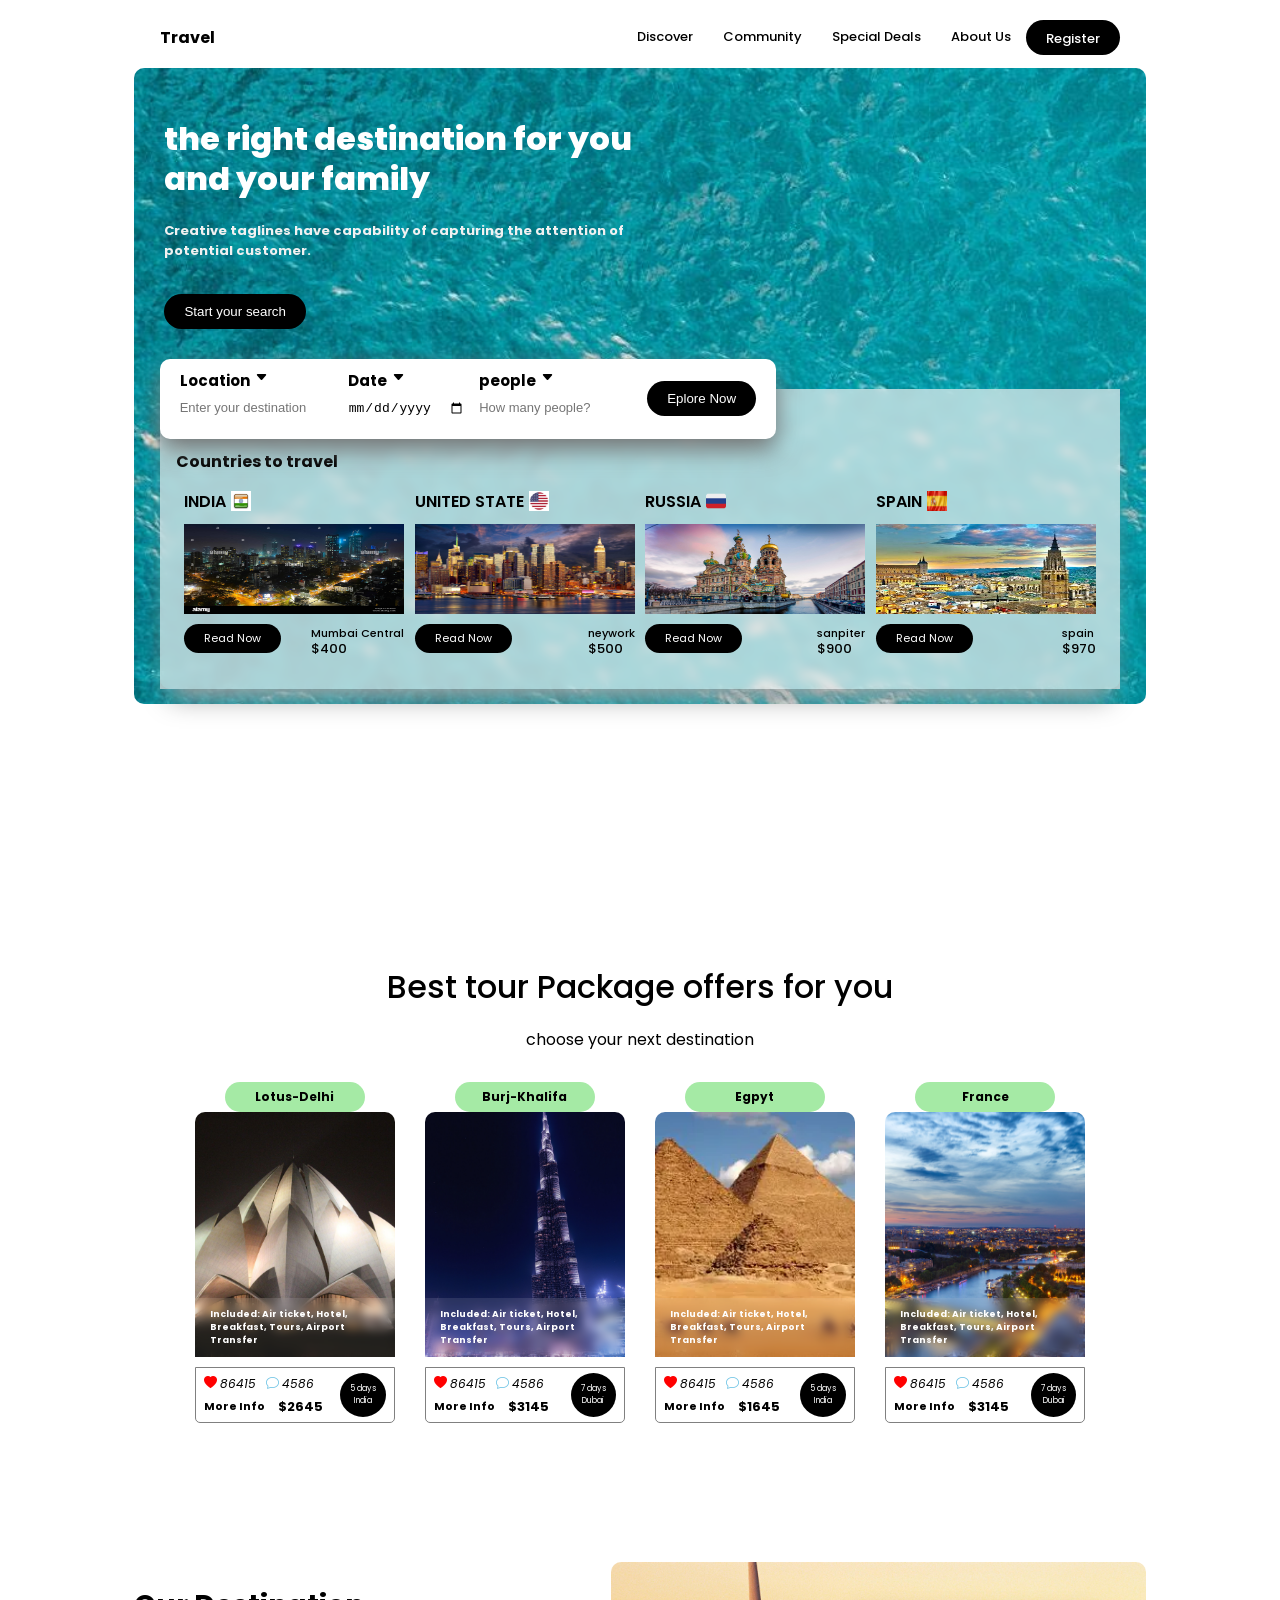
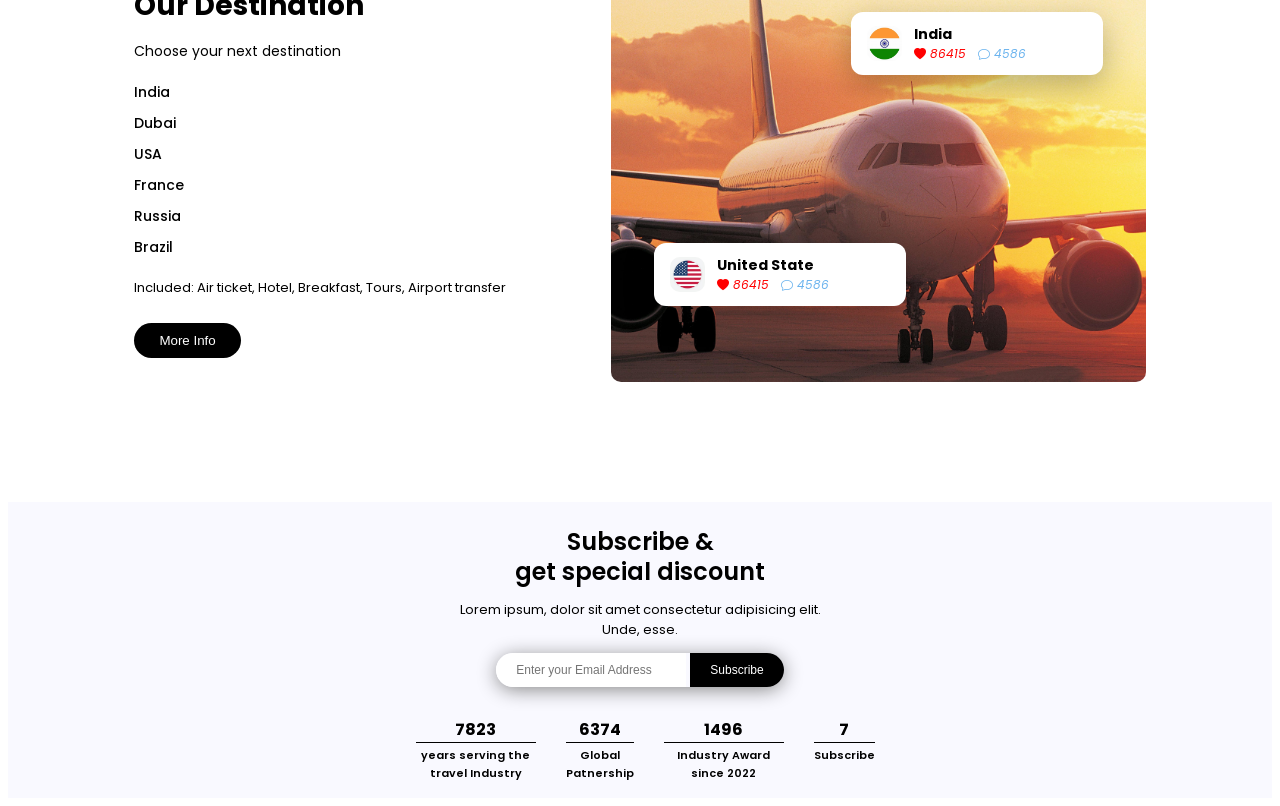
<file: Travel/index.html>
<!DOCTYPE html>
<html lang="en">

<head>
    <link rel="stylesheet" href="style.css">
    <link rel="stylesheet" href="https://cdn.jsdelivr.net/npm/bootstrap-icons@1.11.1/font/bootstrap-icons.css">
    <link rel="stylesheet" href="image/media.css">
    <meta charset="UTF-8">
    <meta href="https://cdn.jsdelivr.net/npm/bootstrap-icons@1.11.1/font/bootstrap-icons.css">
    <meta http-equiv="X-UA-Compatible" content="IE=edge">
    <meta name="viewport" content="width=device-width, initial-scale=1.0">
    <title>Document</title>
</head>

<body>
    <header>
        <nav>
            <h4>Travel</h4>
            <ul id="menu_bx">
                <li><a href="#">Discover</a></li>
                <li><a href="#">Community</a></li>
                <li><a href="#">Special Deals</a></li>
                <li><a href="#">About Us</a></li>
                <li><a href="Login/login.html.html">Register</a></li>
            </ul>
            <i class="bi bi-three-dots"></i>
        </nav>
        <div class="content">
            <div class="cont_bx">
                <h1>
                    the right destination for you and your family
                </h1>
                <p>
                    Creative taglines have capability of capturing the attention of potential customer.
                </p>
                <button>Start your search</button>
            </div>
            <div class="trip_bx">
                <div class="search_bx">
                    <div class="card">
                        <h4>Location <i class="bi bi-caret-down-fill"></i></h4>
                        <input type="text" placeholder="Enter your destination">
                    </div>
                    <div class="card">
                        <h4>Date <i class="bi bi-caret-down-fill"></i></h4>
                        <input type="date">
                    </div>
                    <div class="card">
                        <h4>people<i class="bi bi-caret-down-fill"></i></h4>
                        <input type="number" placeholder="How many people?">
                    </div>
                    <input type="button" value="Eplore Now">
                </div>
                <div class="travel_bx">
                    <h4>Countries to travel</h4>
                    <div class="cards">
                        <div class="card">
                            <h3>INDIA <img src="image/indiaflag" alt=""></h3>
                            <img src="image/Mumbai-nightphoto.jpg" alt="">
                            <div class="btn_city">
                                <a href="">Read Now</a>
                                <h5>Mumbai Central<br><span>$400</span></h5>
                            </div>
                        </div>
                        <div class="card">
                            <h3>UNITED STATE <img src="image/unitedstate.webp"></h3>
                            <img src="image/neywork.jpg" alt="">
                            <div class="btn_city">
                                <a href="">Read Now</a>
                                <h5>neywork<br><span>$500</span></h5>
                            </div>

                        </div>
                        <div class="card">
                            <h3>RUSSIA<img src="image/ruusiaflag.png"></h3>
                            <img src="image/st.jpg" alt="">
                            <div class="btn_city">
                                <a href="">Read Now</a>
                                <h5>sanpiter<br><span>$900</span></h5>
                            </div>
                        </div>
                        <div class="card">
                            <h3>SPAIN<img src="image/spain.webp"></h3>
                            <img src="image/spain.jpg" alt="">
                            <div class="btn_city">
                                <a href="">Read Now</a>
                                <h5>spain<br><span>$970</span></h5>
                            </div>
                        </div>
                    </div>
                </div>
            </div>

        </div>

    </header>
    <div class="offers">
        <h1>Best tour Package offers for you</h1>
        <p style="text-align: center;">choose your next destination</p>

        <div class="cards">

            <div class="card">
                <h3>Lotus-Delhi</h3>
                <div class="img_text">
                    <img src="image/lotus.jpg" alt="">
                    <h4>Included: Air ticket, Hotel, Breakfast, Tours, Airport Transfer</h4>
                </div>
                <div class="cont_bx">
                    <div class="price">
                        <div class="heart_chat">
                            <i class="bi bi-heart-fill"><span>86415</span></i>
                            <i class="bi bi-chat"><span>4586</span></i>
                        </div>
                        <div class="info_price">
                            <a href="">More Info</a>
                            <h4>$2645</h4>
                        </div>
                    </div>
                    <div class="dayes">5 days <br> India</div>
                </div>
            </div>

            <div class="card">
                <h3>Burj-Khalifa</h3>
                <div class="img_text">
                    <img src="image/burgkhalifa.jpg" alt="">
                    <h4>Included: Air ticket, Hotel, Breakfast, Tours, Airport Transfer</h4>
                </div>
                <div class="cont_bx">
                    <div class="price">
                        <div class="heart_chat">
                            <i class="bi bi-heart-fill"><span>86415</span></i>
                            <i class="bi bi-chat"><span>4586</span></i>
                        </div>
                        <div class="info_price">
                            <a href="">More Info</a>
                            <h4>$3145</h4>
                        </div>
                    </div>
                    <div class="dayes">7 days <br> Dubai</div>
                </div>
            </div>

            <div class="card">
                <h3>Egpyt</h3>
                <div class="img_text">
                    <img src="image/eygpt.webp" alt="">
                    <h4>Included: Air ticket, Hotel, Breakfast, Tours, Airport Transfer</h4>
                </div>
                <div class="cont_bx">
                    <div class="price">
                        <div class="heart_chat">
                            <i class="bi bi-heart-fill"><span>86415</span></i>
                            <i class="bi bi-chat"><span>4586</span></i>
                        </div>
                        <div class="info_price">
                            <a href="">More Info</a>
                            <h4>$1645</h4>
                        </div>
                    </div>
                    <div class="dayes">5 days <br> India</div>
                </div>
            </div>

            <div class="card">
                <h3>France</h3>
                <div class="img_text">
                    <img src="image/france.jpg" alt="">
                    <h4>Included: Air ticket, Hotel, Breakfast, Tours, Airport Transfer</h4>
                </div>
                <div class="cont_bx">
                    <div class="price">
                        <div class="heart_chat">
                            <i class="bi bi-heart-fill"><span>86415</span></i>
                            <i class="bi bi-chat"><span>4586</span></i>
                        </div>
                        <div class="info_price">
                            <a href="">More Info</a>
                            <h4>$3145</h4>
                        </div>
                    </div>
                    <div class="dayes">7 days <br> Dubai</div>
                </div>
            </div>

        </div>
    </div>
    <div class="destination">
  <div class="des_bx">
    <h2>Our Destination</h2>
    <p class="sub">Choose your next destination</p>

    <ul>
      <li>India</li>
      <li>Dubai</li>
      <li>USA</li>
      <li>France</li>
      <li>Russia</li>
      <li>Brazil</li>
    </ul>

    <p class="include">
      Included: Air ticket, Hotel, Breakfast, Tours, Airport transfer
    </p>

    <button>More Info</button>
  </div>

  <div class="img_bx">
    <img src="image/airoplane.jpg" alt="plane">

    <!-- INDIA CARD -->
    <div class="msg india">
      <img src="image/roundindianflag.jpg" alt="">
      <div class="cont">
        <h4>India</h4>
        <div class="icon">
          <i class="bi bi-heart-fill"><span>86415</span></i>
          <i class="bi bi-chat"><span>4586</span></i>
        </div>
      </div>
    </div>

    <!-- USA CARD -->
    <div class="msg usa">
      <img src="image/roundflagunited.jpg" alt="">
      <div class="cont">
        <h4>United State</h4>
        <div class="icon">
          <i class="bi bi-heart-fill"><span>86415</span></i>
          <i class="bi bi-chat"><span>4586</span></i>
        </div>
      </div>
    </div>

  </div>
</div>
<footer>
    <h2>Subscribe & <br> get special discount</h2>
    <p>Lorem ipsum, dolor sit amet consectetur adipisicing elit. Unde, esse.</p>
    <div class="input">
        <input type="text" placeholder="Enter your Email Address">
        <button>Subscribe</button>
    </div>
    <ul>
        <li>
            7823<br> <h6>years serving the travel Industry</h6>
        </li>
        <li>6374 <br><h6>Global<br> Patnership</h6></li>
        <li>1496<br><h6>Industry Award since 2022</h6></li>
        <li>7 <br> <h6>Subscribe</h6></li>
    </ul>
</footer>


    <script src="app.js"></script>
</body>

</html>
</file>
<file: Travel/style.css>
@import url('https://fonts.googleapis.com/css2?family=Poppins:ital,wght@0,100;0,300;0,400;0,500;0,600;0,700;0,800;0,900;1,100;1,200;1,300;1,400;1,500;1,600;1,700;1,800;1,900&display=swap');

/* Reset (optional but safe) */
/* *{
    padding: 0;
    margin: 0;
    box-sizing: border-box;
}*/

body{
    font-family: 'Poppins', sans-serif;
}

/* ================= HEADER ================= */
header{
    width: 80%;
    height: 95vh;
    margin: auto;
}

/* ================= NAV ================= */
header nav{
    width: 95%;
    height: 7%;
    margin: auto;
    display: flex;
    align-items: center;
    justify-content: space-between;
}

header nav ul{
    list-style: none;
    display: flex;
}

header nav ul li{
    padding: 3px 15px;
}

header nav ul li:nth-last-child(1){
    background: black;
    border-radius: 20px;
    padding: 5px 20px;
}

header nav ul li:nth-last-child(1) a{
    color: white;
}

header nav ul li a{
    text-decoration: none;
    color: black;
    font-size: 13px;
    font-weight: 500;
    transition: .3s linear;
}

header nav ul li a:hover{
    color: gray;
}

header nav .bi-three-dots{
    display: none;
}

/* ================= CONTENT ================= */
header .content{
    position: relative;
    width: 100%;
    height: 93%;
    z-index: 1;
}

/* Background image */
header .content::before{
    content: '';
    position: absolute;
    width: 100%;
    height: 80%;
    background: url('image/background-image1.jpg') no-repeat center center/cover;
    border-radius: 10px;
    z-index: 0;
}

/* Text box */
header .content .cont_bx{
    width: 500px;
    color: white;
    padding: 30px;
    position: relative;
    z-index: 2;
}

header .content .cont_bx h1{
    line-height: 40px;
    font-weight: 800;
}

header .content .cont_bx p{
    font-size: 13px;
    font-weight: 700;
    color: rgb(241,241,241);
}

header .content .cont_bx button{
    margin-top: 20px;
    padding: 10px 20px;
    border-radius: 20px;
    border: none;
    background: black;
    color: white;
    cursor: pointer;
    transition: .3s linear;
}

header .content .cont_bx button:hover{
    background: rgb(113,113,113);
}

/* ================= TRIP SEARCH ================= */
header .trip_bx{
    position: relative;
    width: 95%;
    margin: auto;
    z-index: 3;
}

header .trip_bx .search_bx{
    position: absolute;
    top: 0;
    left: 0;
    width: 60%;
    height: 60px;
    display: flex;
    align-items: center;
    justify-content: space-between;
    background-color: white;
    box-shadow: 0px 10px 25px rgb(114,114,114);
    padding: 10px 20px;
    border-radius: 10px;
    z-index: 5; /* ⭐ MOST IMPORTANT FIX */
}

/* Cards */
header .trip_bx .search_bx .card{
    width: 200px;
    height: 100%;
}

header .trip_bx .search_bx .card h4{
    font-size: 15px;
    margin: 0;
    font-weight: 700;
    position: relative;
}

header .trip_bx .search_bx .card h4 .bi{
    position: absolute;
    font-size: 13px;
    margin-left: 5px;
}

/* Inputs – NOW TYPEABLE */
header .trip_bx .search_bx .card input{
    margin-top: 3px;
    padding: 5px 0;
    border: none;
    outline: none;
    font-size: 13px;
    background: transparent;
    color: black;
    cursor: text;
}

/* ================= BUTTON ================= */
header .trip_bx .search_bx input[type="button"]{
    background: black;
    border: none;
    color: white;
    padding: 10px 20px;
    border-radius: 20px;
    cursor: pointer;
    transition: .3s linear;
}

/* Hover */
header .trip_bx .search_bx input[type="button"]:hover{
    background: #00bcd4;
    color: white;
}

/* Click */
header .trip_bx .search_bx input[type="button"]:active{
    background: #0097a7;
    transform: scale(0.96);
}
header .trip_bx .travel_bx{
    position: relative;
    width: 100%;
    height: auto;
    margin: auto;
    top: 30px;
   
    border-radius: 10px;
    padding-bottom:20px;
    box-shadow: 0px 20px 25px -10px rgb(165,165,165);
}
header .trip_bx .travel_bx::before{
    content: '';
    position: absolute;
    width: 100%;
    height: 100%;
    background: rgb(241,241,241,.7);
    backdrop-filter: blur(5px);
    z-index:-1;
    
}
header .trip_bx .travel_bx h4{
    margin: 0px;
    padding: 60px 0px 15px 1.7%;

}
header .trip_bx .travel_bx .cards{
   width: 95%;
   height: auto;
   margin: 0 auto;
  
}
header .trip_bx .travel_bx .cards{
   width: 95%;
   height: auto;
   margin: 0 auto;
   
   display: flex;
   align-items: center;
   justify-content: space-between;
} 
header .trip_bx .travel_bx .cards .card{
   width: 220px;
   height: 180px;
   
   
}  
header .trip_bx .travel_bx .cards .card h3{
   margin: 0px 0px 10px 0px;
   display: flex;
   align-items: center;
   font-weight: 600;
   font-size: 16px;
   

}   
header .trip_bx .travel_bx .cards .card h3 img{
 width: 20px;
 height: 20px;
margin-left: 5px;

}  
header .trip_bx .travel_bx .cards .card  img{
 width: 100%;
 height: 50%;


}   
header .trip_bx .travel_bx .cards .card  .btn_city{

display: flex;
align-items: center;
justify-content: space-between;


}
header .trip_bx .travel_bx .cards .card  .btn_city a{

text-decoration: none;
background: black;
color: white;
border-radius: 20px;
padding: 6px 20px;
font-size: 11px;
transition: .3s linear;
}
header .trip_bx .travel_bx .cards .card  .btn_city a:hover{
background: gray;
}
header .trip_bx .travel_bx .cards .card .btn_city h5{
    font-size: 11px;
    font-weight: 500;
    margin: 0;
    margin-top: 5px;
    line-height: 15px;
    
}
header .trip_bx .travel_bx .cards .card .btn_city h5 span{
    font-size: 13px;
    
}
.offers{
    width: 60%;
    height: auto;
    transition: .5s linear;
    margin: auto;
    margin-top: 100px;
   

}
.offers h1{
    font-weight: 500;
    text-align: center;
    margin: 0;
}
.offers .cards{
    margin-top: 20px;
    display: flex;
    align-items: flex-start;
    justify-content: space-between;
   
     flex-wrap: wrap;

}
.offers .cards .card{
    position: relative;
    width: 200px;
    height: 350px;
   
    margin: 10px;
}
.offers .cards .card h3{
    width: 140px;
    padding: 6px 0px;
   background: rgb(165,234,165);
   border-radius: 20px;
   font-size: 12px;
   display: grid;
   place-items: center;
   margin: auto;
   
}
.offers .cards .card .img_text{
    position: relative;
    width: 100%;
    height: 70%;
    overflow: hidden;
    border-radius: 10px 10px 0px 0px;

}
.offers .cards .card .img_text h4{
    position: absolute;
    font-size: 9px;
    padding: 10px 15px;
    color: white;
    bottom: 0;
    margin: 0;
    color: white;
    z-index: 2;

}
.offers .cards .card .img_text h4::before{
    content:'';
    position:absolute;
    width: 100%;
    height: 100%;
    background-color:rgb(255,255,255,.1);
    backdrop-filter: blur(5px);
    z-index: -1;
    bottom: 0;
    left: 0;
    
}    
.offers .cards .card .img_text img{
    width: 100%;
    height: 100%;
    object-fit: cover; 
      
}

.offers .cards .card .cont_bx{
    width: 99%;
    display: flex;
    align-items: center;
    justify-content: space-between;
    padding: 5px 0px;
    border-radius: 0px 0px 5px 5px;
    border: 1px solid gray;
}  






.offers .cards .card .cont_bx .price , .dayes{
    margin: 0px 8px;
}
.offers .cards .card .cont_bx .price .heart_chat{
    display: flex;
    align-items: center;

}
.offers .cards .card .cont_bx .price .heart_chat i:nth-child(1){
    color: red;
    font-size: 13px;
    margin-right: 10px;
    
    
}
.offers .cards .card .cont_bx .price .heart_chat i span{
    color: black;
    font-size: 12px;
   margin-left: 3px;
    

}
.offers .cards .card .cont_bx .price .heart_chat i:nth-child(2){
    color: rgb(112,196,229);
    font-size: 13px;
    margin-right: 10px;  
}
.offers .cards .card .cont_bx .price .info_price{
    display: flex;
    align-items: center;
    margin-top: 3px;

}
.offers .cards .card .cont_bx .price .info_price a{
    text-decoration: none;
    color: black;
    font-size: 11px;
    font-weight: 700;
    transition: .3s linear;
    margin-right: 13px;
    
}
.offers .cards .card .cont_bx .price .info_price a:hover{ 
    color: gray;
}
.offers .cards .card .cont_bx .price .info_price h4{
   margin: 0;
   font-size: 13px;
}
.offers .cards .card .cont_bx  .dayes{
   color: white;
  background: black;
  font-size: 8px;
  border-radius: 50%;
  padding: 10px;
  text-align: center;
  cursor: pointer;
  transition: .3s linear;

}
.offers .cards .card .cont_bx  .dayes:hover{
    transform: rotate(360deg);
}
.offers .cards .card .img_text{
    position: relative;   /* ✅ anchor for lotus */
    overflow: hidden;
}
.offers .cards .card .cont_bx{
    display: flex;
    justify-content: space-between;
    align-items: center;
}
 
.offers .cards .card .img_text{
    margin-bottom: 10px;   /* 👈 image aur niche ke content ke beech gap */
}
.offers .cards .card .cont_bx .dayes{
    display: grid;
    place-items: center;
}
.destination{
    width: 80%;
    margin: 120px auto;
    display: flex;
    gap: 40px;
}

/* LEFT SIDE */
.des_bx{
    width: 45%;
}

.des_bx h2{
    font-size: 28px;
    margin-bottom: 5px;
}

.des_bx .sub{
    font-size: 14px;
    margin-bottom: 20px;
}

.des_bx ul{
    list-style: none;
    padding: 0;
    margin-bottom: 20px;
}

.des_bx ul li{
    margin-bottom: 10px;
    font-size: 14px;
    font-weight: 500;
}

.des_bx .include{
    font-size: 13px;
    margin-bottom: 25px;
}

.des_bx button{
    padding: 10px 25px;
    border-radius: 25px;
    border: none;
    background: black;
    color: white;
    cursor: pointer;
}

/* RIGHT SIDE */
.img_bx{
    width: 55%;
    height: 420px;
    position: relative;
    overflow: hidden;          /* 🔥 MOST IMPORTANT */
}

.img_bx img{
    width: 100%;
    height: 100%;
    object-fit: cover;
    border-radius: 10px;
}

/* FLOATING CARDS */
.msg{
    position: absolute;
    background: white;
    display: flex;
    align-items: center;
    gap: 12px;
    padding: 12px 16px;
    border-radius: 12px;
    box-shadow: 0 10px 30px rgba(0,0,0,0.25);
    width: 220px;
}

.msg img{
    width: 35px;
    height: 35px;
}

.msg .cont h4{
    margin: 0;
    font-size: 14px;
}

.msg .icon{
    display: flex;
    gap: 12px;
    font-size: 12px;
}

.msg .icon i{
    display: flex;
    align-items: center;
    gap: 4px;
}

.msg .icon .bi-heart-fill{
    color: red;
}

.msg .icon .bi-chat{
    color: #6cb4ee;
}

/* POSITIONS — REFERENCE MATCH */
.msg.india{
    top: 12%;
    right: 8%;
}

.msg.usa{
    bottom: 18%;
    left: 8%;
}
footer{
    width: 100%;
    height: auto;
    background: rgb(249,249,255);
    margin-top: 20px;
 display: flex;
 align-items: center;
 justify-content: center;
 flex-direction: column;
}

footer h2{
  text-align: center;
  margin: 0;
  margin-top: 25px;
  line-height: 30px;
  font-weight: 600;

}
footer p{
  text-align: center;
  width: 400px;
  font-size: 13px;


}
footer .input{
    box-shadow: 0px 3px 20px -1px gray;
    border-radius: 20px;

}
footer .input input{
        padding: 10px 20px;
        border: none;
        outline: none;
        font-size: 12px;
        border-radius: 20px 0px 0px 20px;
         
}
footer .input button{
        
       padding: 10px 20px;
       border: none;
       outline: none;
       font-size: 12px;
       border-radius: 0px 20px 20px 0px; 
       background: black;
       color: white;
       cursor: pointer;
       transition: .3s linear;


}
footer .input button:hover{
   background: gray;

} 
footer ul{
    list-style: none;
    display: flex;
   /* align-items: center; */
    margin-top: 30px;

}
footer ul li{
    text-align: center;
    margin-right: 30px;
    font-weight: bold;

}
footer ul li h6{
    font-size: 11px;
    font-weight: 600;
    max-width: 120px;
    margin: 0;
    line-height: 18px;
    border-top: 1px solid black;
    padding-top: 3px;


}
</file>
<file: Travel/image/media.css>
@media screen and (max-width: 1485px){
    .offers{
        width:65%;

    }
}
@media screen and (max-width: 1373px){
    .offers{
        width:72%;
        
    }
}
@media screen and (max-width:1250px){
    header{
        width: 90%;
    }
    .offers{
        width:82%;
    }
    .destination{
        width: 55%;
    }
}
@media screen and (max-width:1100px){
    header{
        width: 95%;
    }
    header .trip_bx .search_bx{
        width: 70%;
    }
header .trip_bx .travel_bx .cards{
        overflow: auto;
    }
header .trip_bx .travel_bx .cards .card{
      min-width: 220px;
      margin-right: 10px;
    }


    .offers{
        width:95%;
    }
    .destination{
        width:60%;
    }
}
@media screen and (max-width:950px){
   
    header .trip_bx .search_bx{
        width: 85%;
    }
header .trip_bx .search_bx .cards{
        margin-right: 8px;
    }
 .destination{
    width: 75%;
 }}
@media screen and (max-width:714px){
   
header nav ul{
    position: absolute;
    width: 100px;
    height: auto;
    flex-direction: column;
    background: white;
    border-radius: 5px;
    box-shadow: 0px 0px 10px gray;
    justify-content: center;
    top: -100%;
    right: 30%;
    transition: 1s linear;
    z-index: 999999999999999;
    padding: 10px 20px;
}
header nav .ul_active{
    top: 0;
}
header nav ul li{
    padding: 10px 0px;
    text-align: center;
}
header nav  .bi-three-dots{
 display: unset;    

}

header  .trip_bx .search_bx{
    width: 93%;
}
.offers{
    width: 75%;
}

}
@media screen and (max-width: 650px){
   header .trip_bx .search_bx .card{
    width: 140px;
   }
   header .trip_bx .search_bx input[type="button"]{
    position: absolute;
    right: 10px;
    bottom: -43px;
    font-size: 13px;
   }
    .offers{
        width: 85%;
        margin-top: 0px;
    }
    .destination{
        width: 100%;
        flex-direction: column-reverse;
    }
    .destination  .des_bx, .img_bx{
        position:relative;
        width: 55%;
        height: auto;
    }
    .destination .des_bx{
        margin-top: 30px;

    }
    .destination .des_bx, .img_bx {
        position: relative;
        width: 55%;
        height: auto;
    }
}
@media screen and(max-width: 541px){
    header .content .cont_bx{
        width: 85%;

    }
    header .content  .cont_bx h1{
        width: 300px;
        font-size: 22px;
    }
    header .content .cont_bx p{
        
        width: 300px;
        font-size: 12px;
    }
    header .trip_bx .search_bx{
        width: 89%;
    }

    header  .trip_bx  .search_bx  .card{
        width: 110px;
    }
     header .trip_bx .search_bx  .card input{
        width: 100%;
     }
     .offers h1{
        font-size: 22px;
     }
     .offers p{
        font-size: 14px;
     }
     .offers cards{
        justify-content: center;
     }
     .destination .des_bx, .img_bx{
       
        width: 80%;
     }
     footer ul li h6{
        font-size: 8px;
     }

}
@media screen and(max-width:411px){
    .offers{
        width: 85%;
        margin-top: 80px;
    }
    footer p{
        width: 330px;
        font-size: 12px;
    }
    footer ul li{
        margin-right: 20px;
    }
}
</file>
